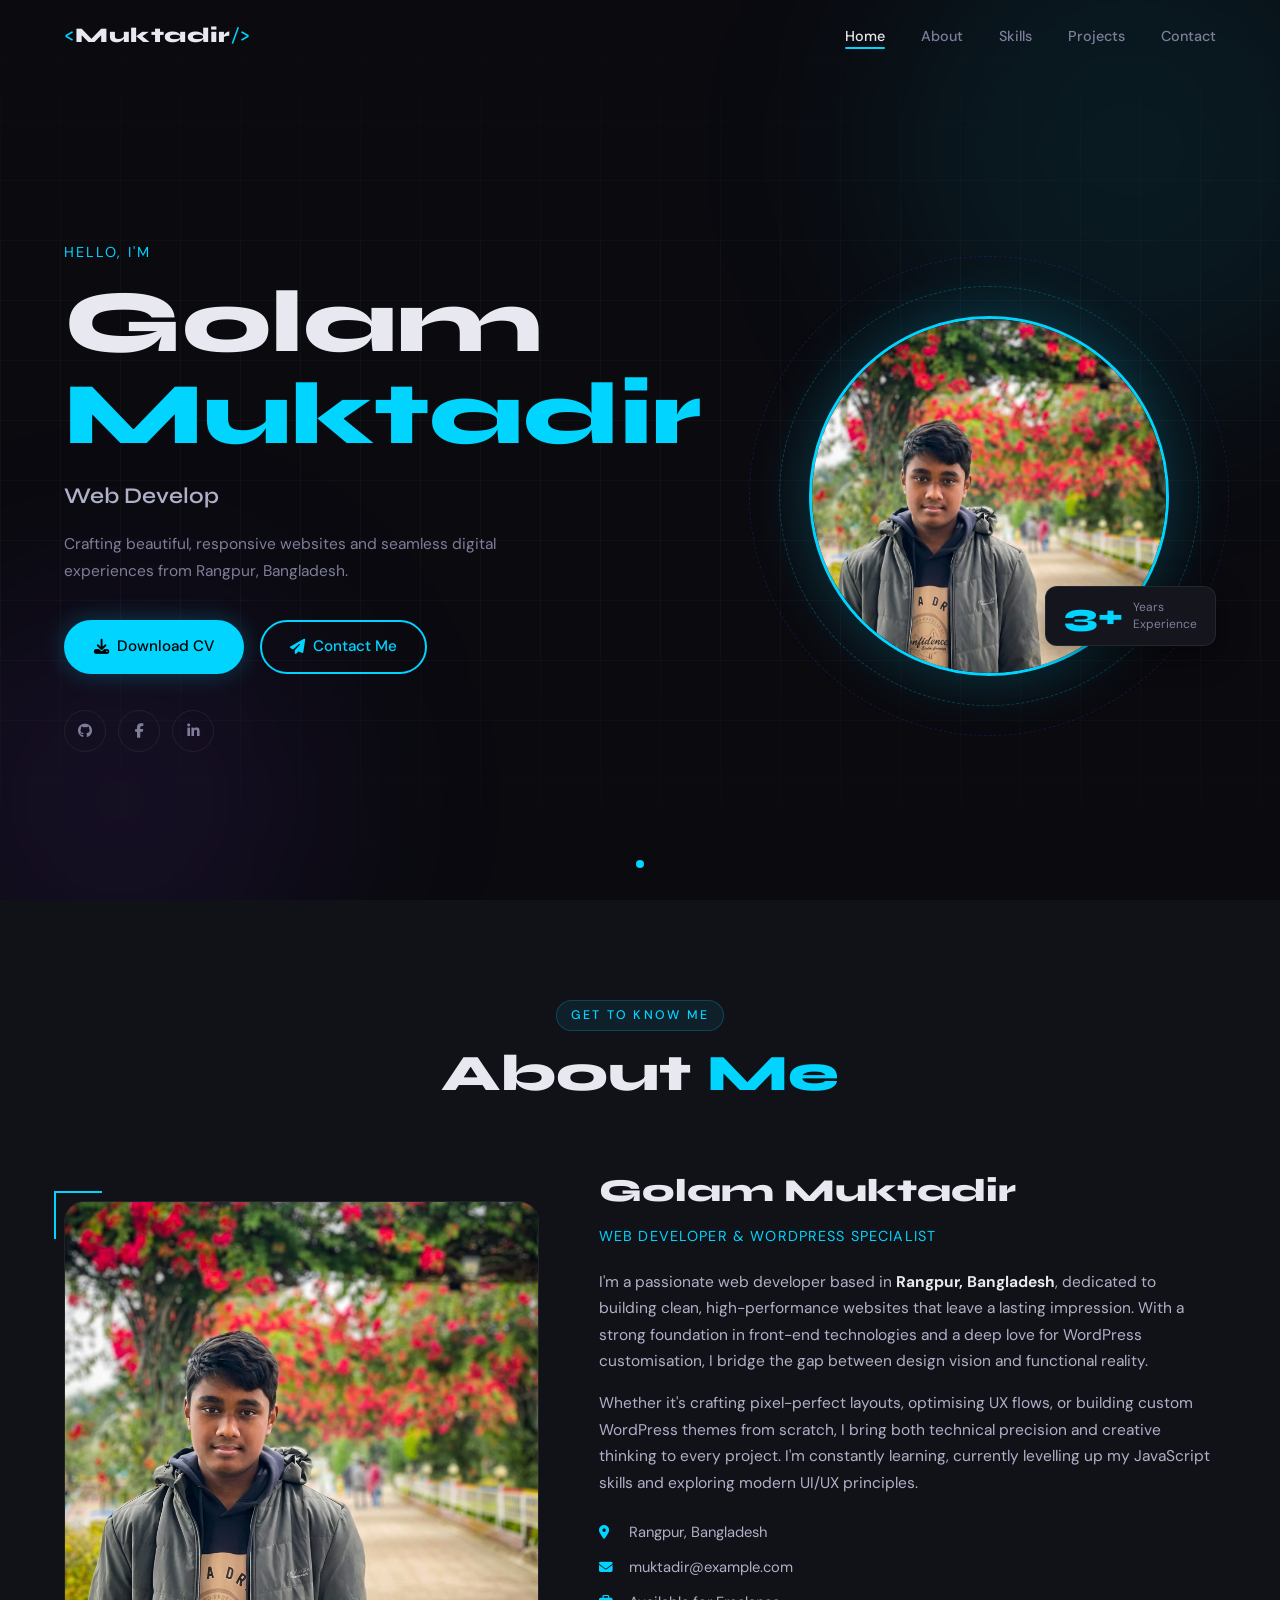
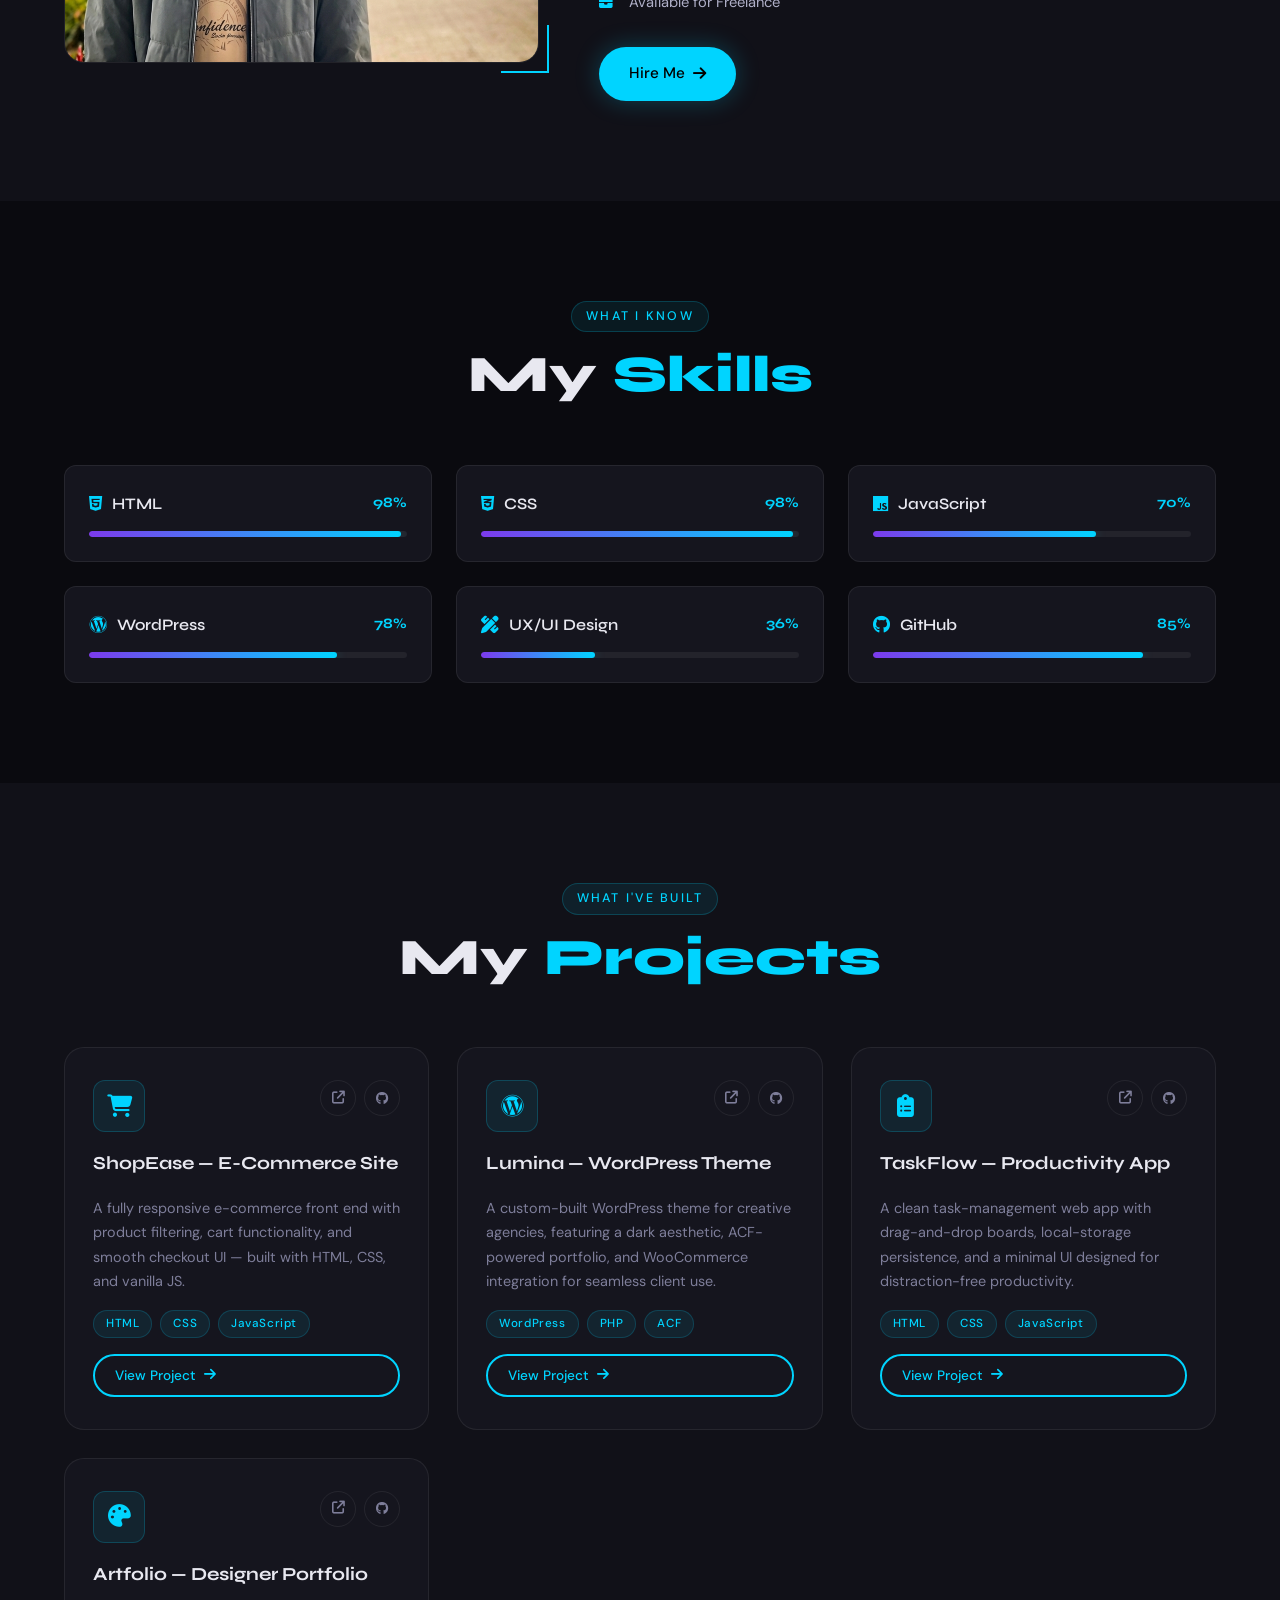
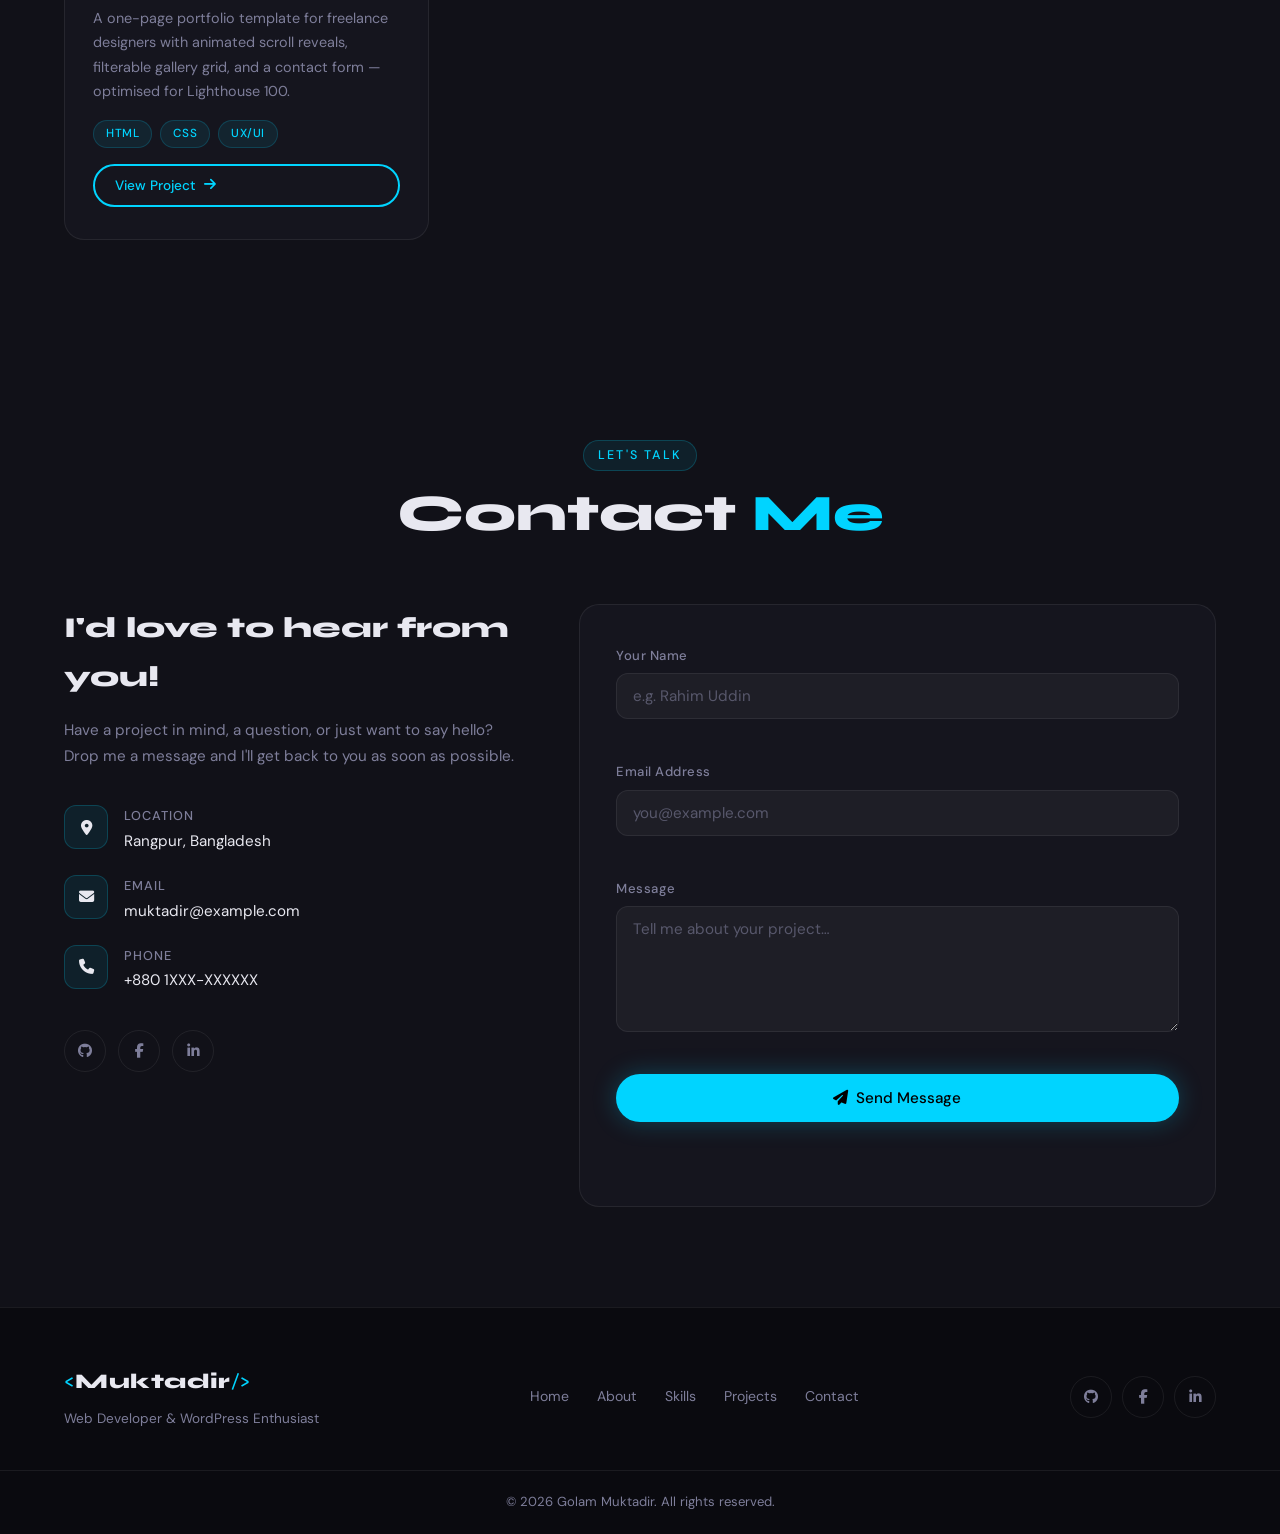
<file: portfolio/index.html>
<!DOCTYPE html>
<html lang="en">
<head>
  <meta charset="UTF-8" />
  <meta name="viewport" content="width=device-width, initial-scale=1.0" />
  <title>Golam Muktadir — Web Developer</title>

  
  <link rel="preconnect" href="https://fonts.googleapis.com" />
  <link rel="preconnect" href="https://fonts.gstatic.com" crossorigin />
  <link
    href="https://fonts.googleapis.com/css2?family=Syne:wght@400;600;700;800&family=DM+Sans:wght@300;400;500&display=swap"
    rel="stylesheet"
  />

  
  <link
    rel="stylesheet"
    href="https://cdnjs.cloudflare.com/ajax/libs/font-awesome/6.5.0/css/all.min.css"
  />

  
  <link rel="stylesheet" href="style.css" />
</head>
<body>

 
  <nav class="navbar" id="navbar" role="navigation" aria-label="Main navigation">
    <div class="nav-container">

      
      <a href="#home" class="nav-logo" aria-label="Go to home">
        <span class="logo-bracket">&lt;</span>Muktadir<span class="logo-bracket">/&gt;</span>
      </a>

      
      <button class="nav-toggle" id="navToggle" aria-label="Toggle navigation" aria-expanded="false">
        <span class="bar"></span>
        <span class="bar"></span>
        <span class="bar"></span>
      </button>

     
      <ul class="nav-links" id="navLinks" role="list">
        <li><a href="#home"    class="nav-link active">Home</a></li>
        <li><a href="#about"   class="nav-link">About</a></li>
        <li><a href="#skills"  class="nav-link">Skills</a></li>
        <li><a href="#projects"class="nav-link">Projects</a></li>
        <li><a href="#contact" class="nav-link">Contact</a></li>
      </ul>
    </div>
  </nav>

  
  <section class="hero" id="home" aria-label="Hero section">

   
    <div class="hero-grid" aria-hidden="true"></div>

    
    <div class="orb orb-1" aria-hidden="true"></div>
    <div class="orb orb-2" aria-hidden="true"></div>

    <div class="hero-container">

     
      <div class="hero-text">
        <p class="hero-greeting reveal">Hello, I'm</p>
        <h1 class="hero-name reveal">Golam<br /><span class="accent">Muktadir</span></h1>
        <p class="hero-tagline reveal">Web Developer &amp; WordPress Enthusiast</p>
        <p class="hero-sub reveal">
          Crafting beautiful, responsive websites and seamless digital experiences
          from Rangpur, Bangladesh.
        </p>

        
        <div class="hero-btns reveal">
          <a href="#" class="btn btn-primary" download>
            <i class="fa-solid fa-download"></i> Download CV
          </a>
          <a href="#contact" class="btn btn-outline">
            <i class="fa-solid fa-paper-plane"></i> Contact Me
          </a>
        </div>

        
        <div class="hero-social reveal">
          <a href="#" class="social-icon" aria-label="GitHub"><i class="fa-brands fa-github"></i></a>
          <a href="#" class="social-icon" aria-label="Facebook"><i class="fa-brands fa-facebook-f"></i></a>
          <a href="#" class="social-icon" aria-label="LinkedIn"><i class="fa-brands fa-linkedin-in"></i></a>
        </div>
      </div>

      
      <div class="hero-photo reveal">
        <div class="photo-ring" aria-hidden="true"></div>
        <div class="photo-ring photo-ring-2" aria-hidden="true"></div>
        <img
          src="images/my_photo.png"
          alt="Golam Muktadir — profile photo"
          class="profile-img"
          loading="eager"
        />
        
        <div class="hero-badge" aria-hidden="true">
          <span class="badge-num">3+</span>
          <span class="badge-text">Years<br/>Experience</span>
        </div>
      </div>

    </div>

  
    <a href="#about" class="scroll-down" aria-label="Scroll to About section">
      <span class="scroll-dot"></span>
    </a>
  </section>

  
  <section class="about section" id="about" aria-label="About Me">
    <div class="container">

      
      <div class="section-head reveal">
        <span class="section-label">Get to know me</span>
        <h2 class="section-title">About <span class="accent">Me</span></h2>
      </div>

      <div class="about-grid">

        
        <div class="about-img-wrap reveal">
          <div class="about-img-frame">
            <img src="images/my_photo.png" alt="Golam Muktadir" class="about-img" loading="lazy" />
          </div>
          
          <span class="corner-tl" aria-hidden="true"></span>
          <span class="corner-br" aria-hidden="true"></span>
        </div>

       
        <div class="about-text reveal">
          <h3 class="about-name">Golam Muktadir</h3>
          <p class="about-role">Web Developer &amp; WordPress Specialist</p>

          <p class="about-desc">
            I'm a passionate web developer based in <strong>Rangpur, Bangladesh</strong>,
            dedicated to building clean, high-performance websites that leave a lasting impression.
            With a strong foundation in front-end technologies and a deep love for WordPress
            customisation, I bridge the gap between design vision and functional reality.
          </p>
          <p class="about-desc">
            Whether it's crafting pixel-perfect layouts, optimising UX flows, or building custom
            WordPress themes from scratch, I bring both technical precision and creative thinking
            to every project. I'm constantly learning, currently levelling up my JavaScript skills
            and exploring modern UI/UX principles.
          </p>

          
          <ul class="about-info" role="list">
            <li><i class="fa-solid fa-location-dot accent"></i> Rangpur, Bangladesh</li>
            <li><i class="fa-solid fa-envelope accent"></i> muktadir@example.com</li>
            <li><i class="fa-solid fa-briefcase accent"></i> Available for Freelance</li>
          </ul>

          <a href="#contact" class="btn btn-primary">Hire Me <i class="fa-solid fa-arrow-right"></i></a>
        </div>

      </div>
    </div>
  </section>


  <section class="skills section" id="skills" aria-label="Skills">
    <div class="container">

      <div class="section-head reveal">
        <span class="section-label">What I know</span>
        <h2 class="section-title">My <span class="accent">Skills</span></h2>
      </div>

      <div class="skills-grid">

        
        <div class="skill-card reveal">
          <div class="skill-header">
            <span class="skill-name"><i class="fa-brands fa-html5"></i> HTML</span>
            <span class="skill-pct">98%</span>
          </div>
          <div class="skill-bar" role="progressbar" aria-valuenow="98" aria-valuemin="0" aria-valuemax="100">
            <div class="skill-fill" data-percent="98"></div>
          </div>
        </div>

        <div class="skill-card reveal">
          <div class="skill-header">
            <span class="skill-name"><i class="fa-brands fa-css3-alt"></i> CSS</span>
            <span class="skill-pct">98%</span>
          </div>
          <div class="skill-bar" role="progressbar" aria-valuenow="98" aria-valuemin="0" aria-valuemax="100">
            <div class="skill-fill" data-percent="98"></div>
          </div>
        </div>

        <div class="skill-card reveal">
          <div class="skill-header">
            <span class="skill-name"><i class="fa-brands fa-js"></i> JavaScript</span>
            <span class="skill-pct">70%</span>
          </div>
          <div class="skill-bar" role="progressbar" aria-valuenow="70" aria-valuemin="0" aria-valuemax="100">
            <div class="skill-fill" data-percent="70"></div>
          </div>
        </div>

        <div class="skill-card reveal">
          <div class="skill-header">
            <span class="skill-name"><i class="fa-brands fa-wordpress"></i> WordPress</span>
            <span class="skill-pct">78%</span>
          </div>
          <div class="skill-bar" role="progressbar" aria-valuenow="78" aria-valuemin="0" aria-valuemax="100">
            <div class="skill-fill" data-percent="78"></div>
          </div>
        </div>

        <div class="skill-card reveal">
          <div class="skill-header">
            <span class="skill-name"><i class="fa-solid fa-pen-ruler"></i> UX/UI Design</span>
            <span class="skill-pct">36%</span>
          </div>
          <div class="skill-bar" role="progressbar" aria-valuenow="36" aria-valuemin="0" aria-valuemax="100">
            <div class="skill-fill" data-percent="36"></div>
          </div>
        </div>

        <div class="skill-card reveal">
          <div class="skill-header">
            <span class="skill-name"><i class="fa-brands fa-github"></i> GitHub</span>
            <span class="skill-pct">85%</span>
          </div>
          <div class="skill-bar" role="progressbar" aria-valuenow="85" aria-valuemin="0" aria-valuemax="100">
            <div class="skill-fill" data-percent="85"></div>
          </div>
        </div>

      </div>
    </div>
  </section>

  
  <section class="projects section" id="projects" aria-label="Projects">
    <div class="container">

      <div class="section-head reveal">
        <span class="section-label">What I've built</span>
        <h2 class="section-title">My <span class="accent">Projects</span></h2>
      </div>

      <div class="projects-grid">

        
        <article class="project-card reveal">
          <div class="project-top">
            <div class="project-icon"><i class="fa-solid fa-cart-shopping"></i></div>
            <div class="project-links">
              <a href="#" class="project-link" aria-label="View live project"><i class="fa-solid fa-arrow-up-right-from-square"></i></a>
              <a href="#" class="project-link" aria-label="View source code"><i class="fa-brands fa-github"></i></a>
            </div>
          </div>
          <h3 class="project-title">ShopEase — E-Commerce Site</h3>
          <p class="project-desc">
            A fully responsive e-commerce front end with product filtering, cart
            functionality, and smooth checkout UI — built with HTML, CSS, and vanilla JS.
          </p>
          <ul class="project-tags" role="list">
            <li>HTML</li><li>CSS</li><li>JavaScript</li>
          </ul>
          <a href="#" class="btn btn-outline btn-sm">View Project <i class="fa-solid fa-arrow-right"></i></a>
        </article>

       
        <article class="project-card reveal">
          <div class="project-top">
            <div class="project-icon"><i class="fa-brands fa-wordpress"></i></div>
            <div class="project-links">
              <a href="#" class="project-link" aria-label="View live project"><i class="fa-solid fa-arrow-up-right-from-square"></i></a>
              <a href="#" class="project-link" aria-label="View source code"><i class="fa-brands fa-github"></i></a>
            </div>
          </div>
          <h3 class="project-title">Lumina — WordPress Theme</h3>
          <p class="project-desc">
            A custom-built WordPress theme for creative agencies, featuring a dark aesthetic,
            ACF-powered portfolio, and WooCommerce integration for seamless client use.
          </p>
          <ul class="project-tags" role="list">
            <li>WordPress</li><li>PHP</li><li>ACF</li>
          </ul>
          <a href="#" class="btn btn-outline btn-sm">View Project <i class="fa-solid fa-arrow-right"></i></a>
        </article>

        <!-- Project Card 3 -->
        <article class="project-card reveal">
          <div class="project-top">
            <div class="project-icon"><i class="fa-solid fa-clipboard-list"></i></div>
            <div class="project-links">
              <a href="#" class="project-link" aria-label="View live project"><i class="fa-solid fa-arrow-up-right-from-square"></i></a>
              <a href="#" class="project-link" aria-label="View source code"><i class="fa-brands fa-github"></i></a>
            </div>
          </div>
          <h3 class="project-title">TaskFlow — Productivity App</h3>
          <p class="project-desc">
            A clean task-management web app with drag-and-drop boards, local-storage
            persistence, and a minimal UI designed for distraction-free productivity.
          </p>
          <ul class="project-tags" role="list">
            <li>HTML</li><li>CSS</li><li>JavaScript</li>
          </ul>
          <a href="#" class="btn btn-outline btn-sm">View Project <i class="fa-solid fa-arrow-right"></i></a>
        </article>

        <!-- Project Card 4 -->
        <article class="project-card reveal">
          <div class="project-top">
            <div class="project-icon"><i class="fa-solid fa-palette"></i></div>
            <div class="project-links">
              <a href="#" class="project-link" aria-label="View live project"><i class="fa-solid fa-arrow-up-right-from-square"></i></a>
              <a href="#" class="project-link" aria-label="View source code"><i class="fa-brands fa-github"></i></a>
            </div>
          </div>
          <h3 class="project-title">Artfolio — Designer Portfolio</h3>
          <p class="project-desc">
            A one-page portfolio template for freelance designers with animated scroll
            reveals, filterable gallery grid, and a contact form — optimised for Lighthouse 100.
          </p>
          <ul class="project-tags" role="list">
            <li>HTML</li><li>CSS</li><li>UX/UI</li>
          </ul>
          <a href="#" class="btn btn-outline btn-sm">View Project <i class="fa-solid fa-arrow-right"></i></a>
        </article>

      </div><!-- /projects-grid -->
    </div>
  </section>

  <!-- ===================== CONTACT ===================== -->
  <section class="contact section" id="contact" aria-label="Contact">
    <div class="container">

      <div class="section-head reveal">
        <span class="section-label">Let's talk</span>
        <h2 class="section-title">Contact <span class="accent">Me</span></h2>
      </div>

      <div class="contact-grid">

        <!-- Info column -->
        <div class="contact-info reveal">
          <h3>I'd love to hear from you!</h3>
          <p>
            Have a project in mind, a question, or just want to say hello?
            Drop me a message and I'll get back to you as soon as possible.
          </p>

          <ul class="contact-details" role="list">
            <li>
              <span class="ci-icon"><i class="fa-solid fa-location-dot"></i></span>
              <div>
                <strong>Location</strong>
                <span>Rangpur, Bangladesh</span>
              </div>
            </li>
            <li>
              <span class="ci-icon"><i class="fa-solid fa-envelope"></i></span>
              <div>
                <strong>Email</strong>
                <span>muktadir@example.com</span>
              </div>
            </li>
            <li>
              <span class="ci-icon"><i class="fa-solid fa-phone"></i></span>
              <div>
                <strong>Phone</strong>
                <span>+880 1XXX-XXXXXX</span>
              </div>
            </li>
          </ul>

          <!-- Social row -->
          <div class="contact-social">
            <a href="#" class="social-icon" aria-label="GitHub"><i class="fa-brands fa-github"></i></a>
            <a href="#" class="social-icon" aria-label="Facebook"><i class="fa-brands fa-facebook-f"></i></a>
            <a href="#" class="social-icon" aria-label="LinkedIn"><i class="fa-brands fa-linkedin-in"></i></a>
          </div>
        </div>

        <!-- Form column -->
        <div class="contact-form-wrap reveal">
          <!-- 
            NOTE: This is a front-end only form.
            To make it functional, connect it to a service like Formspree or EmailJS.
          -->
          <form class="contact-form" id="contactForm" novalidate>

            <div class="form-group">
              <label for="name">Your Name</label>
              <input
                type="text"
                id="name"
                name="name"
                placeholder="e.g. Rahim Uddin"
                required
                autocomplete="name"
              />
              <span class="field-error" aria-live="polite"></span>
            </div>

            <div class="form-group">
              <label for="email">Email Address</label>
              <input
                type="email"
                id="email"
                name="email"
                placeholder="you@example.com"
                required
                autocomplete="email"
              />
              <span class="field-error" aria-live="polite"></span>
            </div>

            <div class="form-group">
              <label for="message">Message</label>
              <textarea
                id="message"
                name="message"
                rows="5"
                placeholder="Tell me about your project…"
                required
              ></textarea>
              <span class="field-error" aria-live="polite"></span>
            </div>

            <button type="submit" class="btn btn-primary btn-full" id="submitBtn">
              <i class="fa-solid fa-paper-plane"></i> Send Message
            </button>

            <!-- Success / error feedback -->
            <div class="form-feedback" id="formFeedback" aria-live="assertive"></div>

          </form>
        </div>

      </div><!-- /contact-grid -->
    </div>
  </section>

  <!-- ===================== FOOTER ===================== -->
  <footer class="footer" role="contentinfo">
    <div class="container footer-inner">

      <div class="footer-brand">
        <a href="#home" class="nav-logo">
          <span class="logo-bracket">&lt;</span>Muktadir<span class="logo-bracket">/&gt;</span>
        </a>
        <p>Web Developer &amp; WordPress Enthusiast</p>
      </div>

      <!-- Footer nav -->
      <nav class="footer-nav" aria-label="Footer navigation">
        <a href="#home">Home</a>
        <a href="#about">About</a>
        <a href="#skills">Skills</a>
        <a href="#projects">Projects</a>
        <a href="#contact">Contact</a>
      </nav>

      <!-- Social icons -->
      <div class="footer-social">
        <a href="#" class="social-icon" aria-label="GitHub"><i class="fa-brands fa-github"></i></a>
        <a href="#" class="social-icon" aria-label="Facebook"><i class="fa-brands fa-facebook-f"></i></a>
        <a href="#" class="social-icon" aria-label="LinkedIn"><i class="fa-brands fa-linkedin-in"></i></a>
      </div>

    </div>

    <div class="footer-copy">
      <p>&copy; <span id="year"></span> Golam Muktadir. All rights reserved.</p>
    </div>
  </footer>

  <!-- Back-to-top button -->
  <button class="back-top" id="backTop" aria-label="Back to top">
    <i class="fa-solid fa-chevron-up"></i>
  </button>

  <!-- Main Script -->
  <script src="script.js"></script>
</body>
</html>
</file>
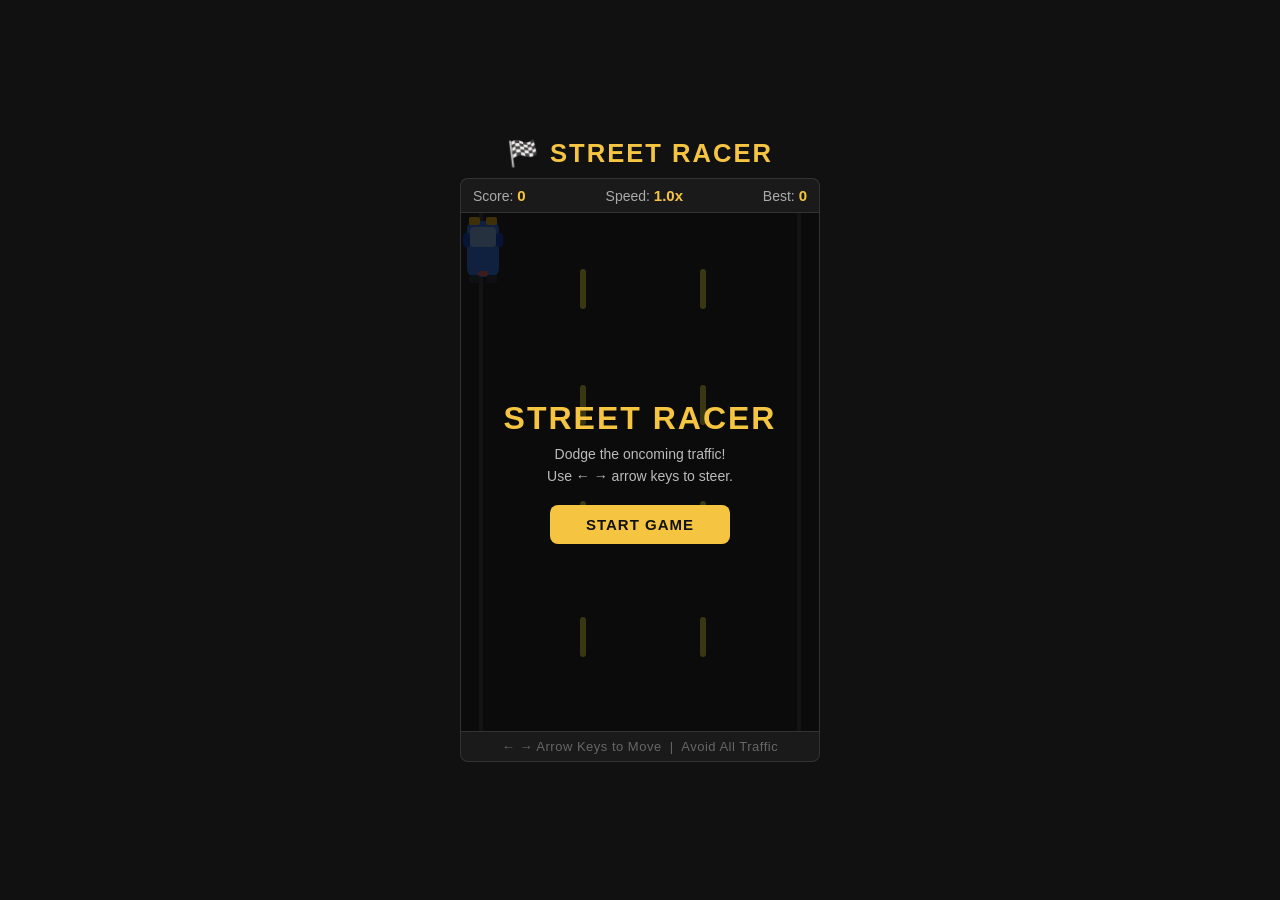
<file: streart_racer.html>
<!DOCTYPE html>
<html lang="en">
<head>
  <meta charset="UTF-8" />
  <meta name="viewport" content="width=device-width, initial-scale=1.0" />
  <title>Street Racer</title>
 
  <!-- ============================================================
       SECTION 1: CSS STYLING
       All visual design lives here — layout, colors, animations.
       ============================================================ -->
  <style>
    /* ---------- Reset & Page Layout ---------- */
    *, *::before, *::after { box-sizing: border-box; margin: 0; padding: 0; }
 
    body {
      background: #111;
      display: flex;
      flex-direction: column;
      align-items: center;
      justify-content: center;
      min-height: 100vh;
      font-family: 'Segoe UI', Arial, sans-serif;
      color: #fff;
    }
 
    h1 {
      font-size: 1.6rem;
      letter-spacing: 2px;
      color: #f5c542;
      margin-bottom: 10px;
      text-transform: uppercase;
    }
 
    /* ---------- HUD (Heads-Up Display) ---------- */
    #hud {
      display: flex;
      justify-content: space-between;
      width: 360px;
      padding: 8px 12px;
      background: #1a1a1a;
      border-radius: 8px 8px 0 0;
      border: 1px solid #333;
      border-bottom: none;
    }
 
    #hud span {
      font-size: 14px;
      color: #aaa;
    }
 
    #hud b {
      color: #f5c542;
      font-size: 15px;
    }
 
    /* ---------- Game Canvas (the road area) ---------- */
    #game-canvas {
      position: relative;  /* children use absolute positioning inside here */
      width: 360px;
      height: 520px;
      background: #2a2a2a;  /* asphalt colour */
      overflow: hidden;      /* hides cars going off screen edges */
      border: 1px solid #333;
      outline: none;         /* remove blue focus ring */
    }
 
    /* ---------- Lane Markings ---------- */
    /*
      These white/yellow dashed lines scroll downward via CSS animation.
      JavaScript creates them and updates animation-duration for speed changes.
    */
    .lane-divider {
      position: absolute;
      width: 6px;
      background: #e8e049;
      border-radius: 3px;
      animation: scroll-down linear infinite;
    }
 
    /* Keyframe: starts above canvas, ends below */
    @keyframes scroll-down {
      from { top: -60px; }
      to   { top: 580px; }
    }
 
    /* Road edge lines (static visual guides) */
    #road-edge-left, #road-edge-right {
      position: absolute;
      top: 0; bottom: 0;
      width: 4px;
      background: #fff;
      opacity: 0.15;
    }
    #road-edge-left  { left: 18px; }
    #road-edge-right { right: 18px; }
 
    /* ---------- Player Car ---------- */
    #player {
      position: absolute;
      width: 44px;
      height: 72px;
      z-index: 10;  /* above enemies */
      /* JS sets left/bottom at runtime */
    }
 
    /* ---------- Enemy Cars ---------- */
    /*
      Each enemy is created by JS and given class="enemy".
      They are positioned absolutely and moved by JS each frame.
    */
    .enemy {
      position: absolute;
      width: 44px;
      height: 72px;
      z-index: 9;
    }
 
    /* ---------- Overlay (Start / Game Over screens) ---------- */
    #overlay {
      position: absolute;
      inset: 0;  /* shorthand for top/right/bottom/left: 0 */
      display: flex;
      flex-direction: column;
      align-items: center;
      justify-content: center;
      background: rgba(0, 0, 0, 0.75);
      z-index: 20;
      gap: 6px;
      padding: 20px;
    }
 
    #overlay h2 {
      font-size: 2rem;
      color: #f5c542;
      letter-spacing: 2px;
    }
 
    #overlay p {
      font-size: 14px;
      color: #bbb;
      text-align: center;
      line-height: 1.6;
    }
 
    #overlay .score-display {
      font-size: 3rem;
      font-weight: 700;
      color: #fff;
      margin: 8px 0;
    }
 
    #overlay button {
      margin-top: 12px;
      padding: 11px 36px;
      font-size: 15px;
      font-weight: 600;
      background: #f5c542;
      color: #111;
      border: none;
      border-radius: 8px;
      cursor: pointer;
      letter-spacing: 1px;
      transition: background 0.15s;
    }
 
    #overlay button:hover  { background: #ffd74d; }
    #overlay button:active { transform: scale(0.97); }
 
    /* ---------- Controls hint bar ---------- */
    #controls-hint {
      width: 360px;
      padding: 7px 12px;
      background: #1a1a1a;
      border: 1px solid #333;
      border-top: none;
      border-radius: 0 0 8px 8px;
      font-size: 13px;
      color: #666;
      text-align: center;
      letter-spacing: 0.5px;
    }
  </style>
</head>
 
<body>
 
  <!-- ============================================================
       SECTION 2: HTML STRUCTURE
       Simple skeleton — the JS fills in the cars dynamically.
       ============================================================ -->
  <h1>🏁 Street Racer</h1>
 
  <!-- HUD: score / speed / best score -->
  <div id="hud">
    <span>Score: <b id="score-val">0</b></span>
    <span>Speed: <b id="speed-val">1.0x</b></span>
    <span>Best: <b id="best-val">0</b></span>
  </div>
 
  <!-- Road container — all game elements go inside -->
  <div id="game-canvas" tabindex="0">
 
    <!-- Static road edge lines -->
    <div id="road-edge-left"></div>
    <div id="road-edge-right"></div>
 
    <!-- Player car (SVG inline for crisp scaling) -->
    <div id="player">
      <!-- Blue player car viewed from top-down -->
      <svg viewBox="0 0 44 72" fill="none" xmlns="http://www.w3.org/2000/svg" style="width:100%;height:100%">
        <rect x="6" y="8" width="32" height="56" rx="8" fill="#3B82F6"/>
        <rect x="9" y="14" width="26" height="20" rx="4" fill="#93C5FD"/> <!-- windscreen -->
        <rect x="8" y="4"  width="11" height="8" rx="2" fill="#FBBF24"/> <!-- headlights -->
        <rect x="25" y="4" width="11" height="8" rx="2" fill="#FBBF24"/>
        <rect x="8" y="62" width="11" height="8" rx="2" fill="#374151"/> <!-- rear wheels -->
        <rect x="25" y="62" width="11" height="8" rx="2" fill="#374151"/>
        <rect x="2" y="20"  width="7" height="14" rx="3" fill="#1D4ED8"/> <!-- side mirrors -->
        <rect x="35" y="20" width="7" height="14" rx="3" fill="#1D4ED8"/>
        <rect x="17" y="58" width="10" height="5" rx="2" fill="#F87171"/>  <!-- brake light -->
      </svg>
    </div>
 
    <!-- Start / Game Over overlay (toggled by JS) -->
    <div id="overlay">
      <h2>STREET RACER</h2>
      <p>Dodge the oncoming traffic!<br>Use <strong>← →</strong> arrow keys to steer.</p>
      <button id="action-btn">START GAME</button>
    </div>
 
  </div><!-- /#game-canvas -->
 
  <div id="controls-hint">← → Arrow Keys to Move &nbsp;|&nbsp; Avoid All Traffic</div>
 
 
  <!-- ============================================================
       SECTION 3: JAVASCRIPT LOGIC
       Everything is wrapped in an IIFE (Immediately Invoked Function
       Expression) to avoid polluting the global scope.
       ============================================================ -->
  <script>
  (function () {
    'use strict';
 
    // ── CONSTANTS ──────────────────────────────────────────────
    const ROAD_W    = 360;   // canvas pixel width
    const ROAD_H    = 520;   // canvas pixel height
    const CAR_W     = 44;    // car element width  (px)
    const CAR_H     = 72;    // car element height (px)
    const PADDING   = 12;    // min distance from road edge
 
    /*
      Lane centre X positions (5 lanes).
      Enemies snap to one of these when spawning.
    */
    const LANE_CENTERS = [38, 98, 158, 218, 278];
 
    // Enemy car colour themes (body, window, headlight, accent)
    const ENEMY_THEMES = [
      { body: '#EF4444', win: '#FCA5A5', hd: '#FCD34D', acc: '#B91C1C' }, // red
      { body: '#10B981', win: '#6EE7B7', hd: '#FCD34D', acc: '#065F46' }, // green
      { body: '#F59E0B', win: '#FDE68A', hd: '#FBBF24', acc: '#92400E' }, // amber
      { body: '#8B5CF6', win: '#C4B5FD', hd: '#FCD34D', acc: '#5B21B6' }, // purple
      { body: '#EC4899', win: '#F9A8D4', hd: '#FCD34D', acc: '#9D174D' }, // pink
      { body: '#06B6D4', win: '#A5F3FC', hd: '#FCD34D', acc: '#0E7490' }, // cyan
    ];
 
    // ── DOM REFERENCES ─────────────────────────────────────────
    const canvas    = document.getElementById('game-canvas');
    const overlay   = document.getElementById('overlay');
    const actionBtn = document.getElementById('action-btn');
    const scoreEl   = document.getElementById('score-val');
    const speedEl   = document.getElementById('speed-val');
    const bestEl    = document.getElementById('best-val');
    const playerEl  = document.getElementById('player');
 
    // ── GAME STATE VARIABLES ───────────────────────────────────
    let gameState    = 'start';  // 'start' | 'running' | 'gameover'
    let score        = 0;
    let best         = 0;
    let speed        = 1.0;       // speed multiplier (increases over time)
    let frameId      = null;      // handle for cancelAnimationFrame
    let lastTime     = 0;         // timestamp of previous frame (for delta-time)
    let spawnTimer   = 0;         // counts frames since last spawn
    let spawnInterval = 90;       // frames between spawns (decreases = harder)
 
    // Player object — tracks logical position
    let player = { x: 158, y: ROAD_H - 40 - CAR_H };
 
    // Enemies array — each entry: { el, x, y }
    let enemies = [];
 
    // Lane mark DOM elements
    let laneMarks = [];
 
    // Pressed keys map  (true = currently held down)
    let keys = {};
 
    // ── HELPER: Build enemy car SVG markup ─────────────────────
    /**
     * makeEnemySVG(theme)
     * Returns an SVG string for a top-down enemy car.
     * The car faces DOWN (toward the player) — headlights at bottom.
     */
    function makeEnemySVG(t) {
      return `
        <svg viewBox="0 0 44 72" fill="none" xmlns="http://www.w3.org/2000/svg" style="width:100%;height:100%">
          <rect x="6" y="8" width="32" height="56" rx="8" fill="${t.body}"/>
          <rect x="9" y="36" width="26" height="18" rx="4" fill="${t.win}"/>
          <rect x="8" y="62" width="11" height="8" rx="2" fill="${t.hd}"/>
          <rect x="25" y="62" width="11" height="8" rx="2" fill="${t.hd}"/>
          <rect x="8" y="4"  width="11" height="8" rx="2" fill="#1f2937"/>
          <rect x="25" y="4" width="11" height="8" rx="2" fill="#1f2937"/>
          <rect x="2" y="20"  width="7" height="14" rx="3" fill="${t.acc}"/>
          <rect x="35" y="20" width="7" height="14" rx="3" fill="${t.acc}"/>
        </svg>`;
    }
 
    // ── LANE MARKINGS ──────────────────────────────────────────
    /**
     * initLaneMarks()
     * Creates the scrolling dashed centre-line dividers.
     * We place dividers at x=119 and x=239 (between 5 lanes).
     * Each divider is a thin div animated via CSS.
     */
    function initLaneMarks() {
      // Remove any existing marks
      laneMarks.forEach(m => m.remove());
      laneMarks = [];
 
      const dividerXs = [119, 239]; // pixel positions of dividers
 
      dividerXs.forEach(x => {
        // Stagger 5 marks vertically so the road looks continuous
        for (let i = 0; i < 5; i++) {
          const el = document.createElement('div');
          el.className = 'lane-divider';
          el.style.left   = x + 'px';
          el.style.height = '40px';
          el.style.top    = (-60 + i * 116) + 'px';
          el.style.animationDuration = getDividerDuration() + 's';
          canvas.appendChild(el);
          laneMarks.push(el);
        }
      });
    }
 
    /** Returns the CSS animation duration for lane marks based on current speed. */
    function getDividerDuration() {
      return (2.2 / speed).toFixed(2);
    }
 
    /** Sync lane mark scroll speed to current game speed. */
    function updateLaneMarkSpeed() {
      const dur = getDividerDuration() + 's';
      laneMarks.forEach(m => { m.style.animationDuration = dur; });
    }
 
    // ── OBSTACLE CREATION ──────────────────────────────────────
    /**
     * spawnEnemy()
     * Creates one enemy car at the top of a random lane.
     * The enemy object is added to the enemies[] array.
     */
    function spawnEnemy() {
      // Pick random lane and colour theme
      const laneIdx   = Math.floor(Math.random() * LANE_CENTERS.length);
      const themeIdx  = Math.floor(Math.random() * ENEMY_THEMES.length);
      const theme     = ENEMY_THEMES[themeIdx];
 
      // Calculate pixel X so car is centred in lane
      const x = LANE_CENTERS[laneIdx] - CAR_W / 2;
 
      // Create DOM element
      const el = document.createElement('div');
      el.className    = 'enemy';
      el.style.left   = x + 'px';
      el.style.top    = '-72px';  // start just above the canvas
      el.innerHTML    = makeEnemySVG(theme);
      canvas.appendChild(el);
 
      enemies.push({ el, x, y: -72 });
    }
 
    // ── COLLISION DETECTION ────────────────────────────────────
    /**
     * checkCollision()
     * Compares the player's bounding box against every enemy.
     * Uses AABB (Axis-Aligned Bounding Box) — the simplest and
     * fastest method for rectangular objects.
     *
     * Two rectangles overlap when ALL four of these are true:
     *   A.left   < B.right
     *   A.right  > B.left
     *   A.top    < B.bottom
     *   A.bottom > B.top
     *
     * We shrink the boxes slightly (inset) for a forgiving feel.
     */
    function checkCollision() {
      const inset = 6;  // shrink hitbox by this many px on each side
 
      const px1 = player.x + inset;
      const py1 = player.y + inset;
      const px2 = player.x + CAR_W - inset;
      const py2 = player.y + CAR_H - inset;
 
      for (const e of enemies) {
        const ex1 = e.x + inset;
        const ey1 = e.y + inset;
        const ex2 = e.x + CAR_W - inset;
        const ey2 = e.y + CAR_H - inset;
 
        if (px1 < ex2 && px2 > ex1 && py1 < ey2 && py2 > ey1) {
          return true;  // collision!
        }
      }
      return false;
    }
 
    // ── PLAYER MOVEMENT ────────────────────────────────────────
    /**
     * movePlayer(dt)
     * Moves the player car left/right based on held keys.
     * dt = delta-time multiplier — ensures consistent speed
     * regardless of frame rate.
     */
    function movePlayer(dt) {
      const moveAmount = 4.5 * dt;  // pixels per frame at 60fps
 
      if (keys['ArrowLeft']) {
        player.x = Math.max(PADDING, player.x - moveAmount);
      }
      if (keys['ArrowRight']) {
        player.x = Math.min(ROAD_W - CAR_W - PADDING, player.x + moveAmount);
      }
 
      // Apply to DOM (round to avoid sub-pixel jitter)
      playerEl.style.left = Math.round(player.x) + 'px';
    }
 
    // ── SCORE HANDLING ─────────────────────────────────────────
    /**
     * updateScore()
     * Increments the score each frame (survives = points).
     * Gradually increases speed every 150 frames.
     * Decreases spawn interval (more enemies) as score grows.
     */
    function updateScore() {
      score++;
      scoreEl.textContent = score;
 
      // Speed formula: starts at 1.0, grows smoothly
      speed = 1.0 + score / 600;
      speedEl.textContent = speed.toFixed(1) + 'x';
 
      // Increase difficulty every 150 frames
      if (score % 150 === 0 && spawnInterval > 38) {
        spawnInterval = Math.max(38, spawnInterval - 6);
      }
 
      updateLaneMarkSpeed();
    }
 
    // ── GAME RESET ─────────────────────────────────────────────
    /**
     * resetGame()
     * Wipes all enemies, resets counters, re-positions player.
     * Called before every new game.
     */
    function resetGame() {
      // Remove all enemy DOM elements
      enemies.forEach(e => e.el.remove());
      enemies = [];
 
      // Reset player position
      player.x = 158;
      player.y = ROAD_H - 40 - CAR_H;
      playerEl.style.left   = player.x + 'px';
      playerEl.style.bottom = '40px';
      playerEl.style.top    = '';
 
      // Reset counters
      score        = 0;
      speed        = 1.0;
      spawnTimer   = 0;
      spawnInterval = 90;
      keys         = {};
 
      scoreEl.textContent = '0';
      speedEl.textContent = '1.0x';
 
      // Rebuild lane marks at correct speed
      initLaneMarks();
    }
 
    // ── OVERLAY / GAME STATE ───────────────────────────────────
    /**
     * showOverlay(type)
     * Renders either the 'start' screen or the 'gameover' screen.
     * The same overlay div is reused — innerHTML is replaced.
     */
    function showOverlay(type) {
      overlay.style.display = 'flex';
 
      if (type === 'start') {
        overlay.innerHTML = `
          <h2>STREET RACER</h2>
          <p>Dodge the oncoming traffic!<br>Use <strong>← →</strong> arrow keys to steer.</p>
          <button id="action-btn">START GAME</button>`;
      } else {
        // Update best score
        if (score > best) {
          best = score;
          bestEl.textContent = best;
        }
        overlay.innerHTML = `
          <h2>GAME OVER</h2>
          <p>Your score</p>
          <div class="score-display">${score}</div>
          ${score === best ? '<p style="color:#f5c542;font-size:13px;">🏆 New Best!</p>' : `<p>Best: ${best}</p>`}
          <button id="action-btn">PLAY AGAIN</button>`;
      }
 
      // Re-attach listener since innerHTML replaced the button
      document.getElementById('action-btn').addEventListener('click', startGame);
    }
 
    function hideOverlay() {
      overlay.style.display = 'none';
    }
 
    // ── START GAME ─────────────────────────────────────────────
    function startGame() {
      resetGame();
      hideOverlay();
      gameState = 'running';
      lastTime  = performance.now();
      cancelAnimationFrame(frameId);
      frameId = requestAnimationFrame(gameLoop);
      canvas.focus();
    }
 
    // ── MAIN GAME LOOP ─────────────────────────────────────────
    /**
     * gameLoop(now)
     * Called ~60 times per second by requestAnimationFrame.
     * Sequence each frame:
     *   1. Compute delta time
     *   2. Update score + speed
     *   3. Move player
     *   4. Spawn enemy if timer fires
     *   5. Move all enemies downward
     *   6. Remove off-screen enemies
     *   7. Check for collision → game over
     *   8. Schedule next frame
     */
    function gameLoop(now) {
      if (gameState !== 'running') return;
 
      // Delta time: ratio of actual frame time to ideal 16.67ms (60fps)
      // Capped at 3 to prevent giant jumps after tab-switching
      const dt = Math.min((now - lastTime) / 16.67, 3);
      lastTime = now;
 
      // 1. Score & speed
      updateScore();
 
      // 2. Move player
      movePlayer(dt);
 
      // 3. Spawn enemies
      spawnTimer++;
      if (spawnTimer >= spawnInterval) {
        spawnEnemy();
        spawnTimer = 0;
      }
 
      // 4. Move enemies + remove off-screen ones
      const enemySpeed = 3.0 * speed * dt;
      enemies = enemies.filter(e => {
        e.y += enemySpeed;
        e.el.style.top = Math.round(e.y) + 'px';
 
        if (e.y > ROAD_H + 20) {
          e.el.remove();  // clean up DOM
          return false;   // remove from array
        }
        return true;
      });
 
      // 5. Collision check — ends the game if hit
      if (checkCollision()) {
        gameState = 'gameover';
        // Short delay so the collision is visible before overlay appears
        setTimeout(() => showOverlay('gameover'), 100);
        return;  // stop loop
      }
 
      // 6. Schedule next frame
      frameId = requestAnimationFrame(gameLoop);
    }
 
    // ── INPUT HANDLING ─────────────────────────────────────────
    /*
      We track keydown/keyup globally so the player doesn't need
      the canvas to be focused.
      preventDefault stops the page from scrolling with arrow keys.
    */
    document.addEventListener('keydown', e => {
      if (['ArrowLeft', 'ArrowRight', 'ArrowUp', 'ArrowDown'].includes(e.key)) {
        e.preventDefault();
      }
      keys[e.key] = true;
    });
 
    document.addEventListener('keyup', e => {
      keys[e.key] = false;
    });
 
    // Click canvas to focus it (in case keyboard isn't responding)
    canvas.addEventListener('click', () => canvas.focus());
 
    // ── INIT ───────────────────────────────────────────────────
    // Build lane marks and show start screen on page load
    initLaneMarks();
    showOverlay('start');
 
  })(); // end IIFE
  </script>
 
</body>
</html>
</file>
<file: portfolio/style.css>
/* ==========================================================
   GOLAM MUKTADIR — PORTFOLIO STYLESHEET
   style.css  |  Mobile-first, fully responsive
   ========================================================== */

/* ----------------------------------------------------------
   1. CSS CUSTOM PROPERTIES (Design Tokens)
   ---------------------------------------------------------- */
:root {
  /* Color Palette */
  --bg:          #0a0a0f;        /* deepest background */
  --bg-2:        #111118;        /* section alternating bg */
  --bg-card:     #15151e;        /* card surface */
  --border:      rgba(255,255,255,0.07);

  --accent:      #00d4ff;        /* electric cyan accent */
  --accent-2:    #7c3aed;        /* violet secondary */
  --accent-glow: rgba(0,212,255,0.25);

  --text:        #e8e8f0;
  --text-muted:  #7e7e9a;
  --text-light:  #b0b0c8;

  /* Typography */
  --font-display: 'Syne',     sans-serif;
  --font-body:    'DM Sans',  sans-serif;

  /* Sizing */
  --radius:       12px;
  --radius-lg:    20px;
  --nav-h:        72px;

  /* Transitions */
  --ease:         cubic-bezier(0.4, 0, 0.2, 1);
  --fast:         0.2s;
  --mid:          0.4s;
}

/* ----------------------------------------------------------
   2. RESET & BASE
   ---------------------------------------------------------- */
*,
*::before,
*::after {
  box-sizing: border-box;
  margin:     0;
  padding:    0;
}

html {
  scroll-behavior: smooth;
  scroll-padding-top: var(--nav-h);
}

body {
  background-color: var(--bg);
  color:            var(--text);
  font-family:      var(--font-body);
  font-size:        16px;
  line-height:      1.7;
  -webkit-font-smoothing: antialiased;
  overflow-x: hidden;
}

img {
  max-width: 100%;
  display:   block;
}

a {
  text-decoration: none;
  color:           inherit;
}

ul { list-style: none; }

/* ----------------------------------------------------------
   3. UTILITY CLASSES
   ---------------------------------------------------------- */
.container {
  width:   90%;
  max-width: 1200px;
  margin:  0 auto;
}

.section {
  padding: 100px 0;
}

/* Alternating background for visual rhythm */
.about,
.contact { background-color: var(--bg-2); }

/* Accent colour helper */
.accent { color: var(--accent); }

/* ----------------------------------------------------------
   4. SCROLL REVEAL ANIMATION
   Elements with .reveal start hidden, JS adds .visible
   ---------------------------------------------------------- */
.reveal {
  opacity:    0;
  transform:  translateY(36px);
  transition: opacity 0.6s var(--ease), transform 0.6s var(--ease);
}

.reveal.visible {
  opacity:   1;
  transform: translateY(0);
}

/* Stagger siblings inside a grid */
.reveal:nth-child(2) { transition-delay: 0.1s; }
.reveal:nth-child(3) { transition-delay: 0.2s; }
.reveal:nth-child(4) { transition-delay: 0.3s; }

/* ----------------------------------------------------------
   5. SECTION HEADINGS
   ---------------------------------------------------------- */
.section-head {
  text-align: center;
  margin-bottom: 60px;
}

.section-label {
  display:        inline-block;
  font-size:      0.78rem;
  font-weight:    500;
  letter-spacing: 0.18em;
  text-transform: uppercase;
  color:          var(--accent);
  background:     rgba(0,212,255,0.08);
  border:         1px solid rgba(0,212,255,0.2);
  padding:        4px 14px;
  border-radius:  100px;
  margin-bottom:  14px;
}

.section-title {
  font-family: var(--font-display);
  font-size:   clamp(2rem, 5vw, 3.2rem);
  font-weight: 800;
  line-height: 1.15;
  color:       var(--text);
}

/* ----------------------------------------------------------
   6. BUTTONS
   ---------------------------------------------------------- */
.btn {
  display:        inline-flex;
  align-items:    center;
  gap:            8px;
  padding:        12px 28px;
  border-radius:  100px;
  font-family:    var(--font-body);
  font-size:      0.95rem;
  font-weight:    500;
  cursor:         pointer;
  border:         2px solid transparent;
  transition:     all var(--fast) var(--ease);
  white-space:    nowrap;
}

/* Primary — cyan filled */
.btn-primary {
  background: var(--accent);
  color:      #000;
  box-shadow: 0 0 24px var(--accent-glow);
}
.btn-primary:hover {
  background: #fff;
  color:      #000;
  box-shadow: 0 0 36px rgba(255,255,255,0.2);
  transform:  translateY(-2px);
}

/* Outline */
.btn-outline {
  border-color: var(--accent);
  color:        var(--accent);
  background:   transparent;
}
.btn-outline:hover {
  background: var(--accent);
  color:      #000;
  box-shadow: 0 0 24px var(--accent-glow);
  transform:  translateY(-2px);
}

/* Small variant */
.btn-sm {
  padding:   8px 20px;
  font-size: 0.85rem;
}

/* Full-width variant */
.btn-full { width: 100%; justify-content: center; }

/* ----------------------------------------------------------
   7. NAVBAR
   ---------------------------------------------------------- */
.navbar {
  position:   fixed;
  top:        0;
  left:       0;
  width:      100%;
  height:     var(--nav-h);
  z-index:    1000;
  transition: background var(--mid) var(--ease),
              box-shadow  var(--mid) var(--ease);
}

/* Scrolled state — added by JS */
.navbar.scrolled {
  background: rgba(10, 10, 15, 0.85);
  backdrop-filter: blur(16px);
  -webkit-backdrop-filter: blur(16px);
  box-shadow: 0 1px 0 var(--border);
}

.nav-container {
  display:        flex;
  align-items:    center;
  justify-content:space-between;
  height:         100%;
  width:          90%;
  max-width:      1200px;
  margin:         0 auto;
}

/* Logo */
.nav-logo {
  font-family: var(--font-display);
  font-size:   1.3rem;
  font-weight: 800;
  color:       var(--text);
  letter-spacing: 0.02em;
}
.logo-bracket {
  color:       var(--accent);
  font-weight: 400;
}

/* Links */
.nav-links {
  display:     flex;
  align-items: center;
  gap:         36px;
}

.nav-link {
  font-size:      0.9rem;
  font-weight:    500;
  color:          var(--text-muted);
  position:       relative;
  transition:     color var(--fast) var(--ease);
}
.nav-link::after {
  content:    '';
  position:   absolute;
  bottom:     -4px;
  left:       0;
  width:      0;
  height:     2px;
  background: var(--accent);
  transition: width var(--fast) var(--ease);
  border-radius: 2px;
}
.nav-link:hover,
.nav-link.active {
  color: var(--text);
}
.nav-link:hover::after,
.nav-link.active::after {
  width: 100%;
}

/* Hamburger (hidden on desktop) */
.nav-toggle {
  display:        none;
  flex-direction: column;
  gap:            5px;
  background:     none;
  border:         none;
  cursor:         pointer;
  padding:        4px;
}
.bar {
  width:         26px;
  height:        2px;
  background:    var(--text);
  border-radius: 2px;
  transition:    all var(--fast) var(--ease);
}

/* Hamburger open animation */
.nav-toggle.open .bar:nth-child(1) { transform: translateY(7px) rotate(45deg); }
.nav-toggle.open .bar:nth-child(2) { opacity: 0; }
.nav-toggle.open .bar:nth-child(3) { transform: translateY(-7px) rotate(-45deg); }

/* ----------------------------------------------------------
   8. HERO SECTION
   ---------------------------------------------------------- */
.hero {
  position:       relative;
  min-height:     100vh;
  display:        flex;
  align-items:    center;
  overflow:       hidden;
  background:     var(--bg);
  padding-top:    var(--nav-h);
}

/* Subtle grid overlay */
.hero-grid {
  position:   absolute;
  inset:      0;
  background-image:
    linear-gradient(var(--border) 1px, transparent 1px),
    linear-gradient(90deg, var(--border) 1px, transparent 1px);
  background-size: 60px 60px;
  mask-image:  linear-gradient(to bottom, transparent, rgba(0,0,0,0.4) 30%, rgba(0,0,0,0.4) 70%, transparent);
  pointer-events: none;
}

/* Glowing orbs */
.orb {
  position:      absolute;
  border-radius: 50%;
  filter:        blur(100px);
  pointer-events:none;
}
.orb-1 {
  width:      500px;
  height:     500px;
  background: rgba(0,212,255,0.08);
  top:   -100px;
  right: -100px;
}
.orb-2 {
  width:      400px;
  height:     400px;
  background: rgba(124,58,237,0.1);
  bottom: -100px;
  left:   -80px;
}

/* Hero layout */
.hero-container {
  position: relative;
  z-index:  1;
  width:    90%;
  max-width:1200px;
  margin:   0 auto;
  display:  grid;
  grid-template-columns: 1fr 1fr;
  align-items: center;
  gap:      60px;
  padding:  80px 0 60px;
}

.hero-greeting {
  font-size:      0.9rem;
  letter-spacing: 0.14em;
  text-transform: uppercase;
  color:          var(--accent);
  margin-bottom:  12px;
}

.hero-name {
  font-family: var(--font-display);
  font-size:   clamp(3rem, 7vw, 5.5rem);
  font-weight: 800;
  line-height: 1.05;
  margin-bottom: 16px;
}

.hero-tagline {
  font-family: var(--font-display);
  font-size:   clamp(1rem, 2.5vw, 1.4rem);
  font-weight: 600;
  color:       var(--text-light);
  margin-bottom: 16px;
}

.hero-sub {
  color:         var(--text-muted);
  max-width:     460px;
  margin-bottom: 36px;
  font-size:     0.97rem;
}

.hero-btns {
  display:  flex;
  gap:      16px;
  flex-wrap:wrap;
  margin-bottom: 36px;
}

/* Social icons (hero + contact) */
.hero-social,
.contact-social {
  display: flex;
  gap:     12px;
}

.social-icon {
  width:          42px;
  height:         42px;
  border-radius:  50%;
  border:         1px solid var(--border);
  display:        flex;
  align-items:    center;
  justify-content:center;
  font-size:      0.9rem;
  color:          var(--text-muted);
  transition:     all var(--fast) var(--ease);
}
.social-icon:hover {
  border-color: var(--accent);
  color:        var(--accent);
  background:   rgba(0,212,255,0.08);
  transform:    translateY(-3px);
}

/* Profile photo */
.hero-photo {
  position:        relative;
  display:         flex;
  justify-content: center;
  align-items:     center;
}

.profile-img {
  width:         360px;
  height:        360px;
  object-fit:    cover;
  border-radius: 50%;
  position:      relative;
  z-index:       2;
  border:        3px solid var(--accent);
  box-shadow:    0 0 60px var(--accent-glow);
  transition:    box-shadow 0.4s var(--ease);
}
.profile-img:hover {
  box-shadow: 0 0 90px rgba(0,212,255,0.4);
}

/* Animated rings */
.photo-ring {
  position:      absolute;
  border-radius: 50%;
  border:        1px dashed rgba(0,212,255,0.25);
  animation:     spinRing 16s linear infinite;
}
.photo-ring {
  width:  420px;
  height: 420px;
}
.photo-ring-2 {
  width:     480px;
  height:    480px;
  border-color: rgba(124,58,237,0.2);
  animation-duration: 24s;
  animation-direction: reverse;
}

@keyframes spinRing {
  to { transform: rotate(360deg); }
}

/* Experience badge */
.hero-badge {
  position:      absolute;
  bottom:        30px;
  right:         0;
  background:    var(--bg-card);
  border:        1px solid var(--border);
  border-radius: var(--radius);
  padding:       12px 18px;
  display:       flex;
  align-items:   center;
  gap:           10px;
  z-index:       3;
  box-shadow:    0 8px 32px rgba(0,0,0,0.4);
  backdrop-filter: blur(8px);
}
.badge-num {
  font-family: var(--font-display);
  font-size:   2rem;
  font-weight: 800;
  color:       var(--accent);
  line-height: 1;
}
.badge-text {
  font-size:   0.75rem;
  color:       var(--text-muted);
  line-height: 1.4;
}

/* Scroll down indicator */
.scroll-down {
  position:  absolute;
  bottom:    32px;
  left:      50%;
  transform: translateX(-50%);
  display:   flex;
  flex-direction: column;
  align-items:    center;
  gap:            4px;
  z-index:        2;
}

.scroll-dot {
  width:         8px;
  height:        8px;
  border-radius: 50%;
  background:    var(--accent);
  animation:     bounce 2s ease-in-out infinite;
}

@keyframes bounce {
  0%, 100% { transform: translateY(0);   opacity: 1; }
  50%       { transform: translateY(10px); opacity: 0.4; }
}

/* ----------------------------------------------------------
   9. ABOUT SECTION
   ---------------------------------------------------------- */
.about-grid {
  display: grid;
  grid-template-columns: 1fr 1.3fr;
  gap:    60px;
  align-items: center;
}

/* Image */
.about-img-wrap {
  position: relative;
}

.about-img-frame {
  border-radius: var(--radius-lg);
  overflow:      hidden;
  border:        1px solid var(--border);
}

.about-img {
  width:      100%;
  height:     460px;
  object-fit: cover;
  display:    block;
  transition: transform 0.5s var(--ease);
}
.about-img:hover { transform: scale(1.03); }

/* Decorative corner lines */
.corner-tl,
.corner-br {
  position:    absolute;
  width:       48px;
  height:      48px;
  border-color:var(--accent);
  border-style:solid;
}
.corner-tl {
  top:   -10px;
  left:  -10px;
  border-width: 2px 0 0 2px;
}
.corner-br {
  bottom: -10px;
  right:  -10px;
  border-width: 0 2px 2px 0;
}

/* Text */
.about-name {
  font-family: var(--font-display);
  font-size:   2rem;
  font-weight: 800;
  margin-bottom: 6px;
}
.about-role {
  color:         var(--accent);
  font-size:     0.9rem;
  letter-spacing:0.08em;
  text-transform:uppercase;
  margin-bottom: 20px;
}
.about-desc {
  color:        var(--text-light);
  margin-bottom:16px;
  font-size:    0.97rem;
}
.about-desc strong { color: var(--text); }

/* Info pills */
.about-info {
  display:       flex;
  flex-direction:column;
  gap:           10px;
  margin:        24px 0 32px;
}
.about-info li {
  display:     flex;
  align-items: center;
  gap:         12px;
  font-size:   0.92rem;
  color:       var(--text-light);
}
.about-info li i {
  font-size: 0.85rem;
  width:     18px;
  flex-shrink: 0;
}

/* ----------------------------------------------------------
   10. SKILLS SECTION
   ---------------------------------------------------------- */
.skills { background-color: var(--bg); }

.skills-grid {
  display:               grid;
  grid-template-columns: repeat(auto-fit, minmax(320px, 1fr));
  gap:                   24px;
}

.skill-card {
  background:    var(--bg-card);
  border:        1px solid var(--border);
  border-radius: var(--radius);
  padding:       24px;
  transition:    border-color var(--fast) var(--ease),
                 box-shadow   var(--fast) var(--ease);
}
.skill-card:hover {
  border-color: rgba(0,212,255,0.3);
  box-shadow:   0 4px 32px rgba(0,212,255,0.06);
}

.skill-header {
  display:         flex;
  justify-content: space-between;
  align-items:     center;
  margin-bottom:   14px;
}
.skill-name {
  display:     flex;
  align-items: center;
  gap:         10px;
  font-family: var(--font-display);
  font-weight: 600;
  font-size:   1rem;
}
.skill-name i {
  color:     var(--accent);
  font-size: 1.1rem;
}
.skill-pct {
  font-family: var(--font-display);
  font-weight: 700;
  font-size:   0.9rem;
  color:       var(--accent);
}

/* Progress bar track */
.skill-bar {
  width:         100%;
  height:        6px;
  background:    rgba(255,255,255,0.06);
  border-radius: 100px;
  overflow:      hidden;
}

/* Animated fill — starts at 0, JS transitions to data-percent */
.skill-fill {
  height:        100%;
  width:         0%;
  background:    linear-gradient(90deg, var(--accent-2), var(--accent));
  border-radius: 100px;
  transition:    width 1.2s cubic-bezier(0.4,0,0.2,1);
  box-shadow:    0 0 12px var(--accent-glow);
}

/* ----------------------------------------------------------
   11. PROJECTS SECTION
   ---------------------------------------------------------- */
.projects { background-color: var(--bg-2); }

.projects-grid {
  display:               grid;
  grid-template-columns: repeat(auto-fit, minmax(280px, 1fr));
  gap:                   28px;
}

.project-card {
  background:    var(--bg-card);
  border:        1px solid var(--border);
  border-radius: var(--radius-lg);
  padding:       32px 28px;
  display:       flex;
  flex-direction:column;
  gap:           16px;
  transition:    transform   var(--mid) var(--ease),
                 border-color var(--mid) var(--ease),
                 box-shadow   var(--mid) var(--ease);
}
.project-card:hover {
  transform:    translateY(-6px);
  border-color: rgba(0,212,255,0.3);
  box-shadow:   0 16px 48px rgba(0,0,0,0.4);
}

.project-top {
  display:         flex;
  justify-content: space-between;
  align-items:     flex-start;
}

.project-icon {
  width:          52px;
  height:         52px;
  background:     rgba(0,212,255,0.08);
  border:         1px solid rgba(0,212,255,0.2);
  border-radius:  var(--radius);
  display:        flex;
  align-items:    center;
  justify-content:center;
  font-size:      1.4rem;
  color:          var(--accent);
}

.project-links {
  display: flex;
  gap:     8px;
}
.project-link {
  width:          36px;
  height:         36px;
  border-radius:  50%;
  border:         1px solid var(--border);
  display:        flex;
  align-items:    center;
  justify-content:center;
  font-size:      0.8rem;
  color:          var(--text-muted);
  transition:     all var(--fast) var(--ease);
}
.project-link:hover {
  border-color: var(--accent);
  color:        var(--accent);
  background:   rgba(0,212,255,0.08);
}

.project-title {
  font-family: var(--font-display);
  font-size:   1.15rem;
  font-weight: 700;
}

.project-desc {
  color:     var(--text-muted);
  font-size: 0.9rem;
  flex:      1;
}

.project-tags {
  display:  flex;
  flex-wrap:wrap;
  gap:      8px;
}
.project-tags li {
  font-size:     0.73rem;
  font-weight:   500;
  letter-spacing:0.05em;
  background:    rgba(0,212,255,0.08);
  color:         var(--accent);
  padding:       3px 12px;
  border-radius: 100px;
  border:        1px solid rgba(0,212,255,0.18);
}

/* ----------------------------------------------------------
   12. CONTACT SECTION
   ---------------------------------------------------------- */
.contact-grid {
  display:             grid;
  grid-template-columns:1fr 1.4fr;
  gap:                 60px;
  align-items:         start;
}

.contact-info h3 {
  font-family:   var(--font-display);
  font-size:     1.8rem;
  font-weight:   800;
  margin-bottom: 16px;
}
.contact-info > p {
  color:         var(--text-muted);
  margin-bottom: 36px;
  font-size:     0.95rem;
}

.contact-details {
  display:       flex;
  flex-direction:column;
  gap:           20px;
  margin-bottom: 36px;
}
.contact-details li {
  display:     flex;
  align-items: flex-start;
  gap:         16px;
}
.ci-icon {
  width:          44px;
  height:         44px;
  background:     rgba(0,212,255,0.08);
  border:         1px solid rgba(0,212,255,0.2);
  border-radius:  var(--radius);
  display:        flex;
  align-items:    center;
  justify-content:center;
  color:          var(--accent);
  flex-shrink:    0;
}
.contact-details li div {
  display:       flex;
  flex-direction:column;
  gap:           2px;
}
.contact-details li strong {
  font-size:  0.8rem;
  text-transform:uppercase;
  letter-spacing:0.08em;
  color:      var(--text-muted);
  font-weight:500;
}
.contact-details li span {
  font-size: 0.95rem;
  color:     var(--text);
}

/* Form */
.contact-form-wrap {
  background:    var(--bg-card);
  border:        1px solid var(--border);
  border-radius: var(--radius-lg);
  padding:       40px 36px;
}

.contact-form {
  display:       flex;
  flex-direction:column;
  gap:           20px;
}

.form-group {
  display:       flex;
  flex-direction:column;
  gap:           6px;
}

.form-group label {
  font-size:     0.82rem;
  font-weight:   500;
  color:         var(--text-muted);
  letter-spacing:0.04em;
}

.form-group input,
.form-group textarea {
  background:    rgba(255,255,255,0.04);
  border:        1px solid var(--border);
  border-radius: var(--radius);
  padding:       12px 16px;
  color:         var(--text);
  font-family:   var(--font-body);
  font-size:     0.95rem;
  outline:       none;
  transition:    border-color var(--fast) var(--ease),
                 box-shadow   var(--fast) var(--ease);
  resize:        vertical;
}
.form-group input::placeholder,
.form-group textarea::placeholder {
  color: var(--text-muted);
  opacity: 0.6;
}
.form-group input:focus,
.form-group textarea:focus {
  border-color: var(--accent);
  box-shadow:   0 0 0 3px var(--accent-glow);
}

/* Inline validation error */
.field-error {
  font-size: 0.78rem;
  color:     #ff6b6b;
  min-height:16px;
}

/* Form success/error feedback block */
.form-feedback {
  font-size:     0.9rem;
  text-align:    center;
  padding:       12px;
  border-radius: var(--radius);
  min-height:    20px;
  transition:    all var(--fast) var(--ease);
}
.form-feedback.success {
  background: rgba(0,255,136,0.08);
  color:      #00ff88;
  border:     1px solid rgba(0,255,136,0.2);
}
.form-feedback.error {
  background: rgba(255,107,107,0.08);
  color:      #ff6b6b;
  border:     1px solid rgba(255,107,107,0.2);
}

/* ----------------------------------------------------------
   13. FOOTER
   ---------------------------------------------------------- */
.footer {
  background:  var(--bg);
  border-top:  1px solid var(--border);
  padding-top: 56px;
}

.footer-inner {
  display:         flex;
  justify-content: space-between;
  align-items:     center;
  flex-wrap:       wrap;
  gap:             32px;
  padding-bottom:  40px;
}

.footer-brand p {
  color:      var(--text-muted);
  font-size:  0.85rem;
  margin-top: 8px;
}

.footer-nav {
  display: flex;
  gap:     28px;
}
.footer-nav a {
  font-size:  0.88rem;
  color:      var(--text-muted);
  transition: color var(--fast) var(--ease);
}
.footer-nav a:hover { color: var(--accent); }

.footer-social {
  display: flex;
  gap:     10px;
}

.footer-copy {
  border-top:  1px solid var(--border);
  text-align:  center;
  padding:     20px;
}
.footer-copy p {
  font-size: 0.82rem;
  color:     var(--text-muted);
}

/* ----------------------------------------------------------
   14. BACK TO TOP BUTTON
   ---------------------------------------------------------- */
.back-top {
  position:        fixed;
  bottom:          32px;
  right:           32px;
  width:           48px;
  height:          48px;
  background:      var(--accent);
  color:           #000;
  border:          none;
  border-radius:   50%;
  font-size:       1rem;
  cursor:          pointer;
  display:         flex;
  align-items:     center;
  justify-content: center;
  box-shadow:      0 0 20px var(--accent-glow);
  opacity:         0;
  pointer-events:  none;
  transform:       translateY(16px);
  transition:      opacity var(--mid) var(--ease),
                   transform var(--mid) var(--ease);
  z-index:         999;
}
.back-top.visible {
  opacity:        1;
  pointer-events: all;
  transform:      translateY(0);
}
.back-top:hover {
  background: #fff;
  transform:  translateY(-3px);
}

/* ----------------------------------------------------------
   15. RESPONSIVE — Tablet (≤ 900px)
   ---------------------------------------------------------- */
@media (max-width: 900px) {

  /* Navbar: show hamburger */
  .nav-toggle { display: flex; }

  .nav-links {
    position:   fixed;
    top:        var(--nav-h);
    left:       0;
    width:      100%;
    flex-direction: column;
    gap:        0;
    background: rgba(10, 10, 15, 0.97);
    backdrop-filter: blur(20px);
    padding:    20px 0 32px;
    border-bottom: 1px solid var(--border);

    /* Hidden by default */
    transform:  translateY(-110%);
    opacity:    0;
    pointer-events: none;
    transition: transform 0.35s var(--ease), opacity 0.35s var(--ease);
  }
  .nav-links.open {
    transform:      translateY(0);
    opacity:        1;
    pointer-events: all;
  }
  .nav-link {
    padding:   14px 32px;
    font-size: 1rem;
    width:     100%;
    display:   block;
  }
  .nav-link::after { display: none; }

  /* Hero */
  .hero-container {
    grid-template-columns: 1fr;
    text-align: center;
    gap:        48px;
    padding:    60px 0 80px;
  }
  .hero-text { order: 2; }
  .hero-photo { order: 1; }

  .hero-sub,
  .hero-btns,
  .hero-social {
    margin-left:  auto;
    margin-right: auto;
    justify-content: center;
  }
  .hero-sub { max-width: 100%; }

  .profile-img {
    width:  280px;
    height: 280px;
  }
  .photo-ring  { width: 330px; height: 330px; }
  .photo-ring-2{ width: 380px; height: 380px; }

  /* About */
  .about-grid {
    grid-template-columns: 1fr;
    gap: 40px;
  }
  .about-img { height: 320px; }

  /* Contact */
  .contact-grid {
    grid-template-columns: 1fr;
    gap: 48px;
  }

  /* Footer */
  .footer-inner {
    flex-direction: column;
    align-items:    center;
    text-align:     center;
  }
  .footer-nav { flex-wrap: wrap; justify-content: center; }
}

/* ----------------------------------------------------------
   16. RESPONSIVE — Mobile (≤ 520px)
   ---------------------------------------------------------- */
@media (max-width: 520px) {
  .section { padding: 70px 0; }

  .hero-name { font-size: clamp(2.4rem, 10vw, 3.5rem); }
  .hero-btns { flex-direction: column; align-items: center; }
  .btn { width: 100%; justify-content: center; }

  .profile-img { width: 240px; height: 240px; }
  .photo-ring  { width: 290px; height: 290px; }
  .photo-ring-2{ width: 340px; height: 340px; }

  .hero-badge { bottom: 10px; right: -10px; }

  .skills-grid  { grid-template-columns: 1fr; }
  .projects-grid{ grid-template-columns: 1fr; }

  .contact-form-wrap { padding: 28px 20px; }
  .back-top { bottom: 20px; right: 20px; }
}
</file>
